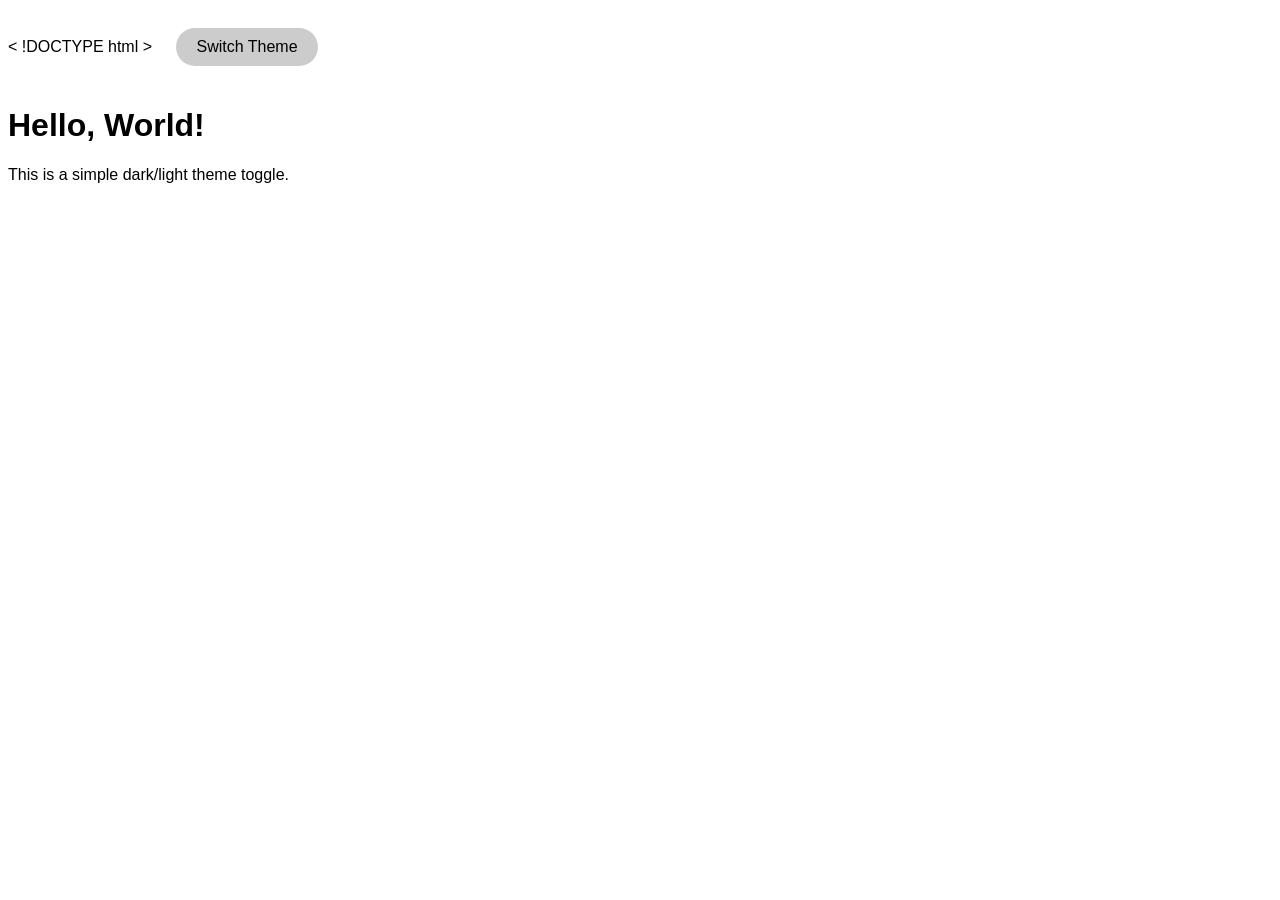
<file: index.html>
< !DOCTYPE html >
    <html lang="en">
        <head>
            <meta charset="UTF-8">
                <title>Dark/Light Theme Toggle</title>
                <style>
                    body {
                        font-family: Arial, sans-serif;
                    transition: background 0.3s, color 0.3s;
                    background: #ffffff;
                    color: #000000;
    }

                    body.dark {
                        background: #121212;
                    color: #ffffff;
    }

                    .toggle-btn {
                        margin: 20px;
                    padding: 10px 20px;
                    border: none;
                    border-radius: 20px;
                    cursor: pointer;
                    background: #ccc;
                    font-size: 16px;
    }

                    .dark .toggle-btn {
                        background: #444;
                    color: #fff;
    }
                </style>
        </head>
        <body>
            <button class="toggle-btn" id="themeToggle">Switch Theme</button>
            <h1>Hello, World!</h1>
            <p>This is a simple dark/light theme toggle.</p>

            <script>
                const toggleBtn = document.getElementById("themeToggle");
                const body = document.body;

    toggleBtn.addEventListener("click", () => {
                    body.classList.toggle("dark");
                toggleBtn.textContent = body.classList.contains("dark")
                ? "Switch to Light Theme"
                : "Switch to Dark Theme";
    });
            </script>
        </body>
    </html>
</file>
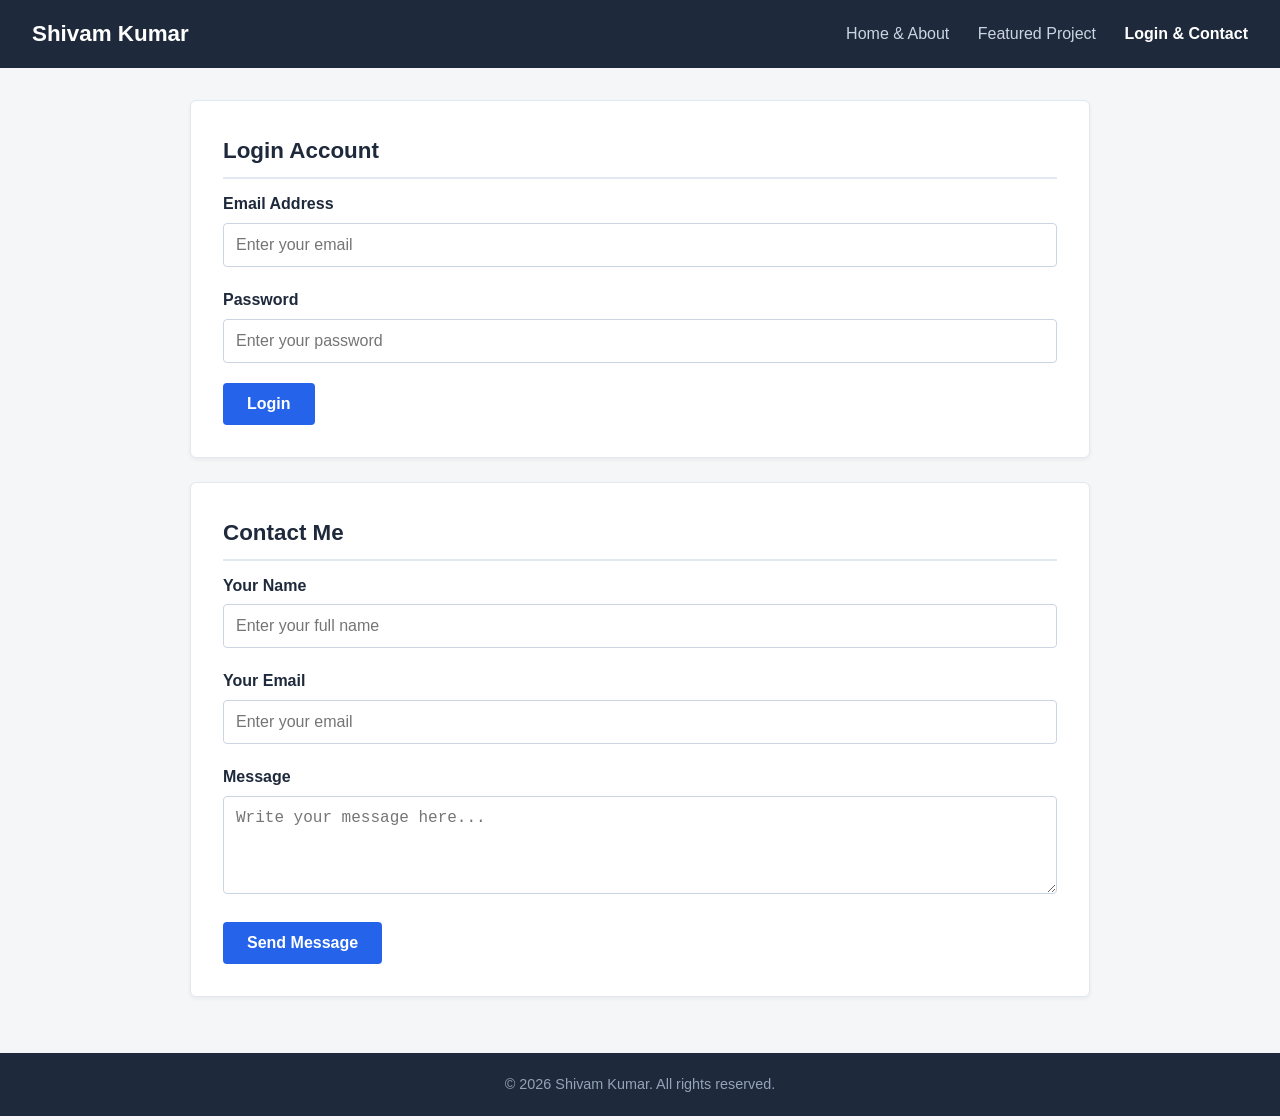
<file: login.html>
<!DOCTYPE html>
<html lang="en">
<head>
  <meta charset="UTF-8" />
  <meta name="viewport" content="width=device-width, initial-scale=1.0" />
  <title>Login & Contact - Shivam Kumar</title>
  <link rel="stylesheet" href="style.css" />
</head>
<body>

  <!-- Navigation Header -->
  <header>
    <a href="index.html" class="logo">Shivam Kumar</a>
    <nav>
      <a href="index.html">Home & About</a>
      <a href="projects.html">Featured Project</a>
      <a href="login.html" class="active">Login & Contact</a>
    </nav>
  </header>

  <!-- Main Content Area -->
  <main class="container">
    
    <!-- Login Card -->
    <div class="card">
      <h2>Login Account</h2>
      <form action="#" method="post">
        <div class="form-group">
          <label for="login-email">Email Address</label>
          <input type="email" id="login-email" name="email" placeholder="Enter your email" required />
        </div>

        <div class="form-group">
          <label for="login-password">Password</label>
          <input type="password" id="login-password" name="password" placeholder="Enter your password" required />
        </div>

        <button type="submit">Login</button>
      </form>
    </div>

    <!-- Contact Form Card -->
    <div class="card">
      <h2>Contact Me</h2>
      <form action="#" method="post">
        <div class="form-group">
          <label for="contact-name">Your Name</label>
          <input type="text" id="contact-name" name="name" placeholder="Enter your full name" required />
        </div>

        <div class="form-group">
          <label for="contact-email">Your Email</label>
          <input type="email" id="contact-email" name="email" placeholder="Enter your email" required />
        </div>

        <div class="form-group">
          <label for="contact-message">Message</label>
          <textarea id="contact-message" name="message" rows="4" placeholder="Write your message here..." required></textarea>
        </div>

        <button type="submit">Send Message</button>
      </form>
    </div>

  </main>

  <!-- Footer -->
  <footer>
    &copy; 2026 Shivam Kumar. All rights reserved.
  </footer>

</body>
</html>
</file>
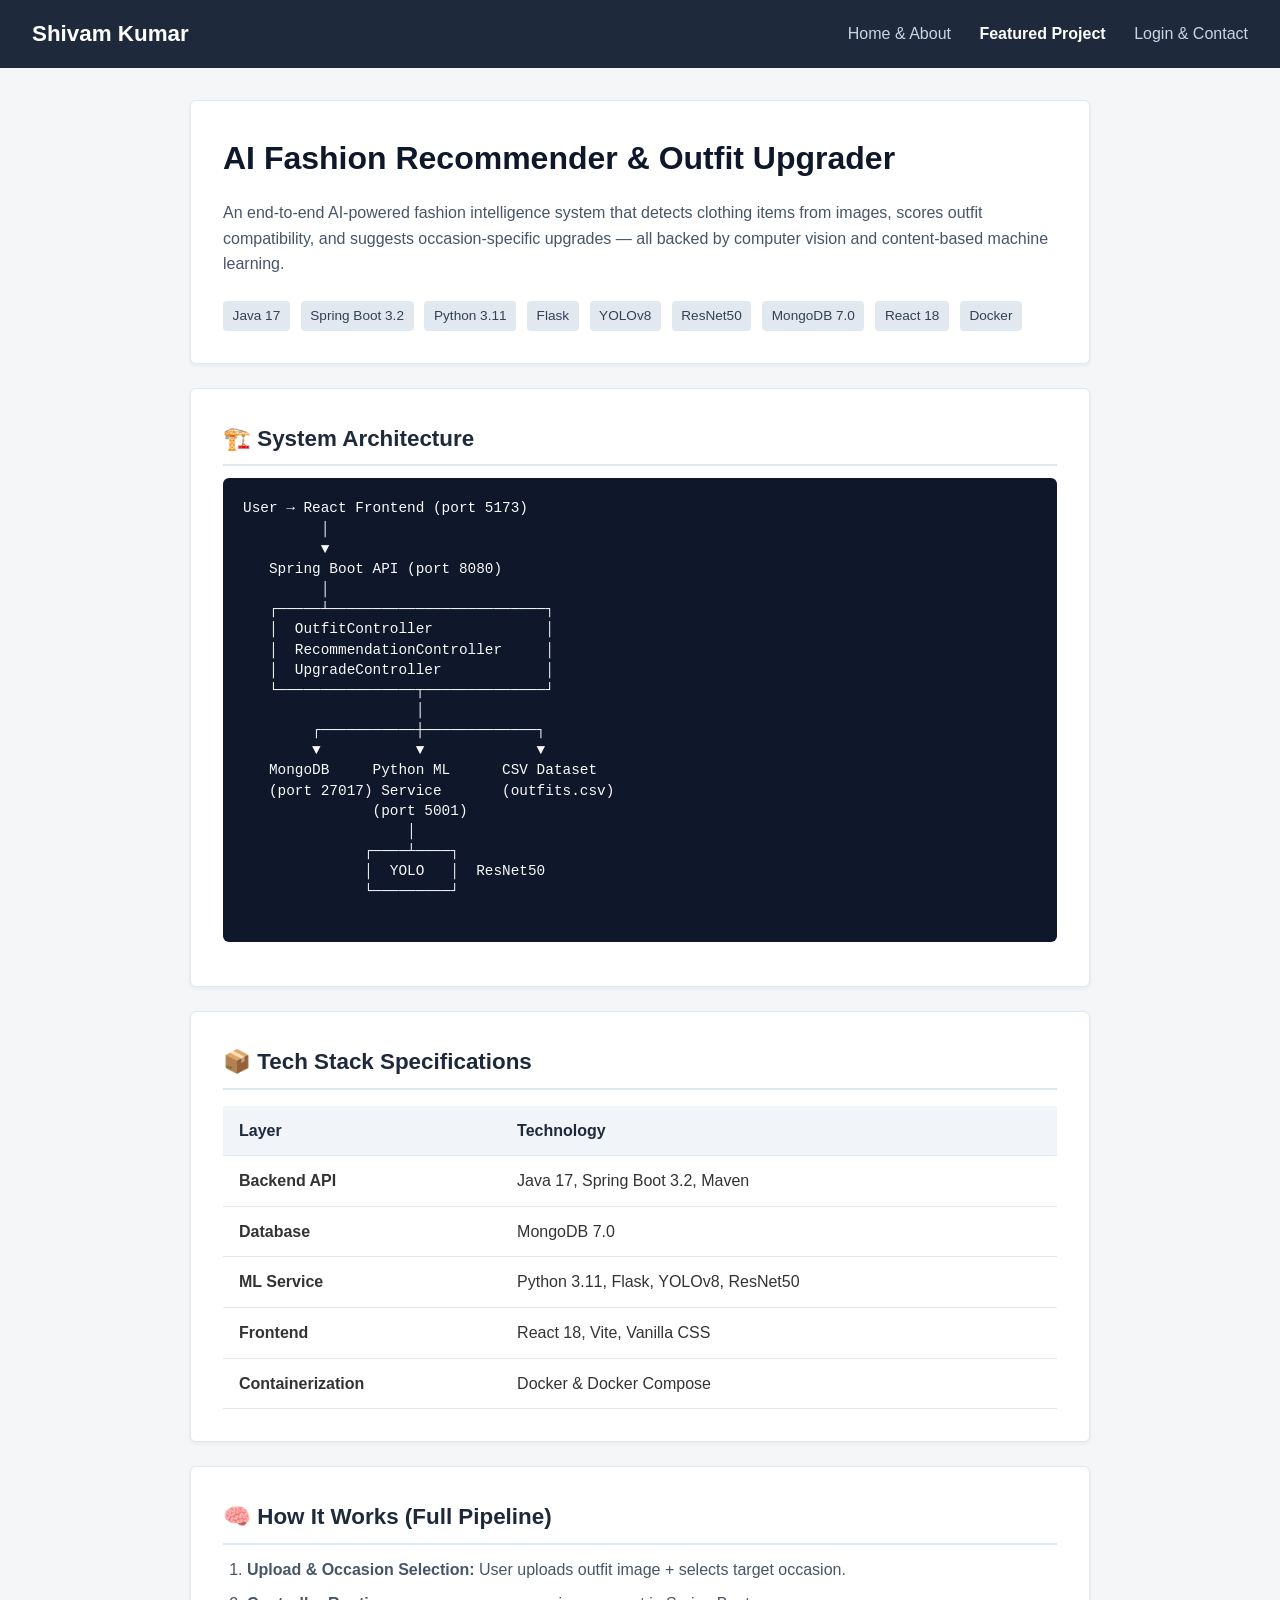
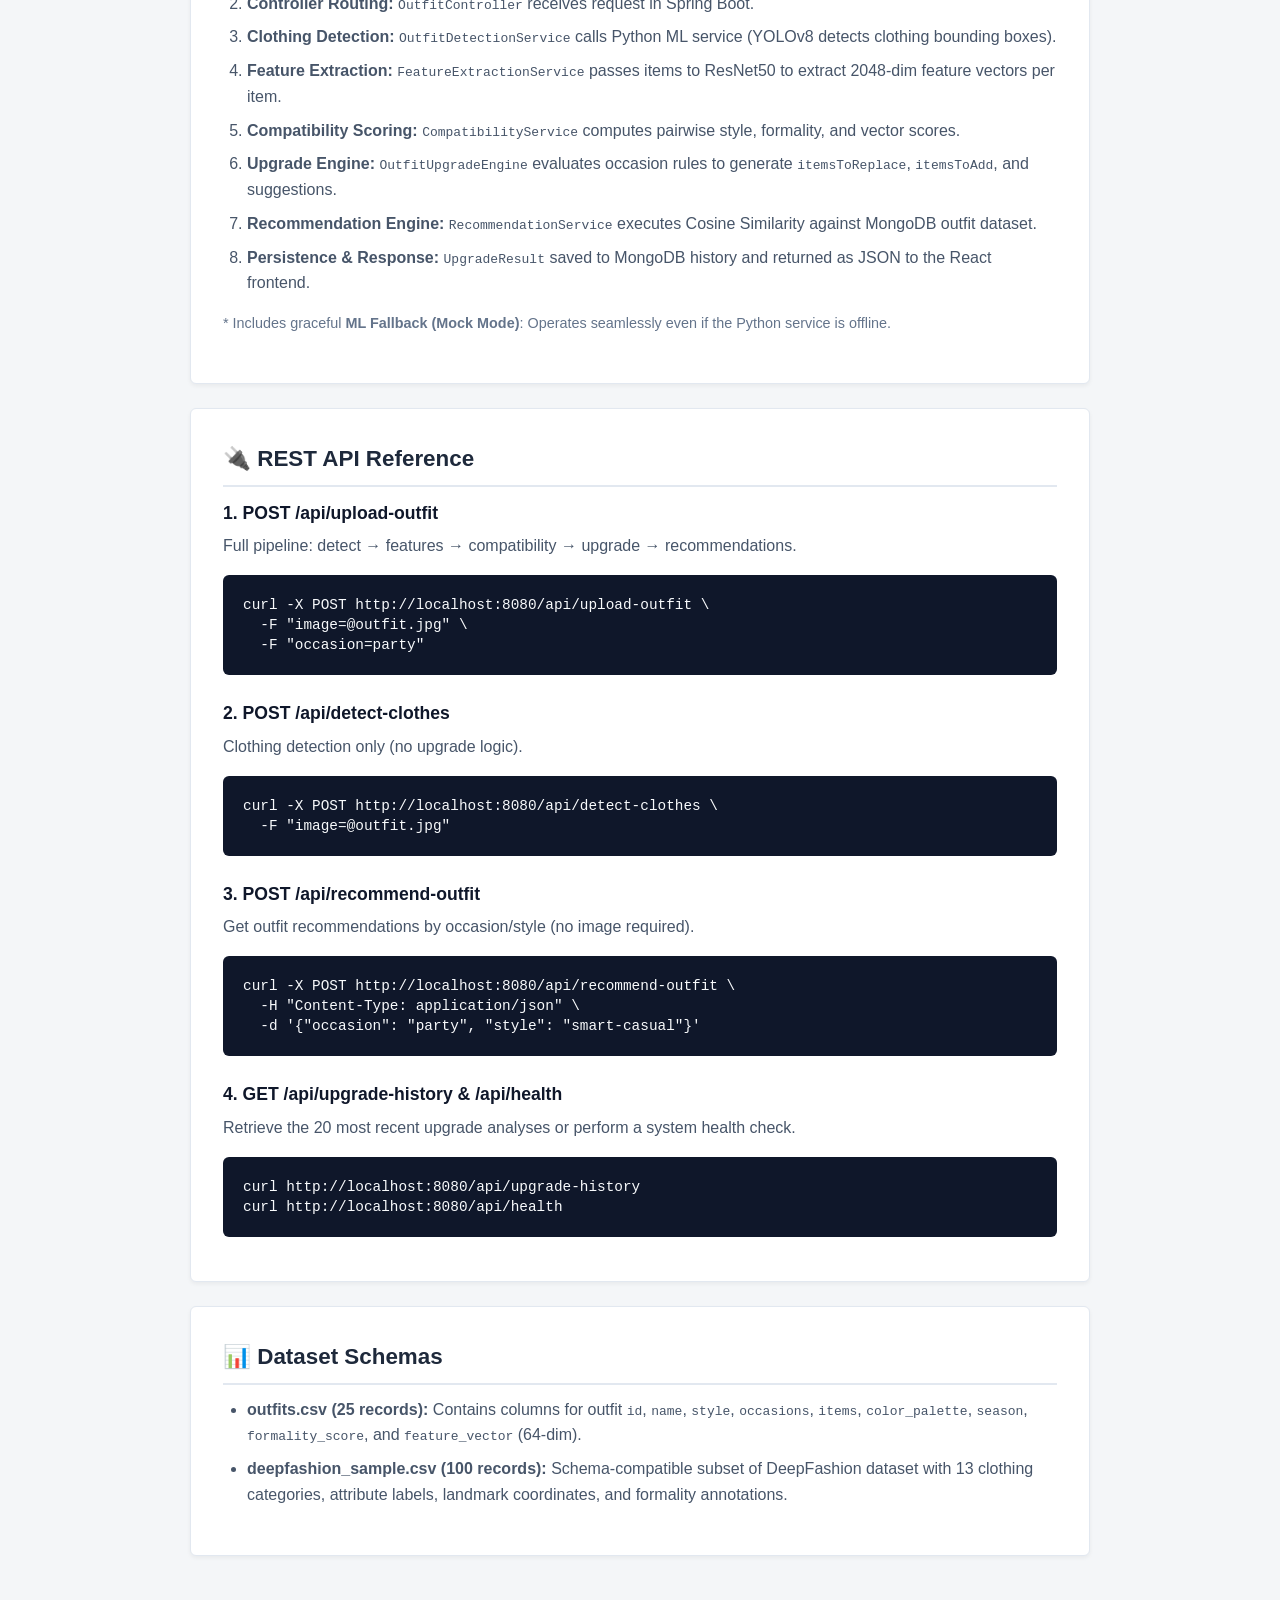
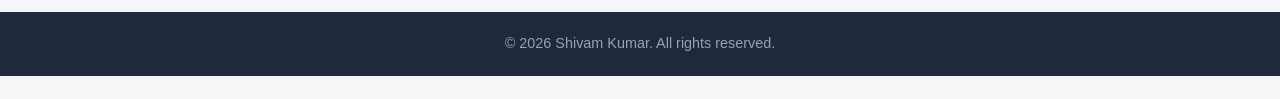
<file: projects.html>
<!DOCTYPE html>
<html lang="en">
<head>
  <meta charset="UTF-8" />
  <meta name="viewport" content="width=device-width, initial-scale=1.0" />
  <title>Featured Project - Shivam Kumar</title>
  <link rel="stylesheet" href="style.css" />
</head>
<body>

  <!-- Navigation Header -->
  <header>
    <a href="index.html" class="logo">Shivam Kumar</a>
    <nav>
      <a href="index.html">Home & About</a>
      <a href="projects.html" class="active">Featured Project</a>
      <a href="login.html">Login & Contact</a>
    </nav>
  </header>

  <!-- Main Content Area -->
  <main class="container">
    
    <!-- Title Card -->
    <div class="card">
      <h1>AI Fashion Recommender & Outfit Upgrader</h1>
      <p>
        An end-to-end AI-powered fashion intelligence system that detects clothing items from images, scores outfit compatibility, and suggests occasion-specific upgrades — all backed by computer vision and content-based machine learning.
      </p>
      <div>
        <span class="tech-tag">Java 17</span>
        <span class="tech-tag">Spring Boot 3.2</span>
        <span class="tech-tag">Python 3.11</span>
        <span class="tech-tag">Flask</span>
        <span class="tech-tag">YOLOv8</span>
        <span class="tech-tag">ResNet50</span>
        <span class="tech-tag">MongoDB 7.0</span>
        <span class="tech-tag">React 18</span>
        <span class="tech-tag">Docker</span>
      </div>
    </div>

    <!-- Architecture Card -->
    <div class="card">
      <h2>🏗️ System Architecture</h2>
      <pre class="code-block">
User → React Frontend (port 5173)
         │
         ▼
   Spring Boot API (port 8080)
         │
   ┌─────┴─────────────────────────┐
   │  OutfitController             │
   │  RecommendationController     │
   │  UpgradeController            │
   └────────────────┬──────────────┘
                    │
        ┌───────────┼─────────────┐
        ▼           ▼             ▼
   MongoDB     Python ML      CSV Dataset
   (port 27017) Service       (outfits.csv)
               (port 5001)
                   │
              ┌────┴────┐
              │  YOLO   │  ResNet50
              └─────────┘
      </pre>
    </div>

    <!-- Tech Stack Card -->
    <div class="card">
      <h2>📦 Tech Stack Specifications</h2>
      <table class="data-table">
        <thead>
          <tr>
            <th>Layer</th>
            <th>Technology</th>
          </tr>
        </thead>
        <tbody>
          <tr>
            <td><strong>Backend API</strong></td>
            <td>Java 17, Spring Boot 3.2, Maven</td>
          </tr>
          <tr>
            <td><strong>Database</strong></td>
            <td>MongoDB 7.0</td>
          </tr>
          <tr>
            <td><strong>ML Service</strong></td>
            <td>Python 3.11, Flask, YOLOv8, ResNet50</td>
          </tr>
          <tr>
            <td><strong>Frontend</strong></td>
            <td>React 18, Vite, Vanilla CSS</td>
          </tr>
          <tr>
            <td><strong>Containerization</strong></td>
            <td>Docker & Docker Compose</td>
          </tr>
        </tbody>
      </table>
    </div>

    <!-- How It Works Pipeline Card -->
    <div class="card">
      <h2>🧠 How It Works (Full Pipeline)</h2>
      <ol>
        <li><strong>Upload & Occasion Selection:</strong> User uploads outfit image + selects target occasion.</li>
        <li><strong>Controller Routing:</strong> <code>OutfitController</code> receives request in Spring Boot.</li>
        <li><strong>Clothing Detection:</strong> <code>OutfitDetectionService</code> calls Python ML service (YOLOv8 detects clothing bounding boxes).</li>
        <li><strong>Feature Extraction:</strong> <code>FeatureExtractionService</code> passes items to ResNet50 to extract 2048-dim feature vectors per item.</li>
        <li><strong>Compatibility Scoring:</strong> <code>CompatibilityService</code> computes pairwise style, formality, and vector scores.</li>
        <li><strong>Upgrade Engine:</strong> <code>OutfitUpgradeEngine</code> evaluates occasion rules to generate <code>itemsToReplace</code>, <code>itemsToAdd</code>, and suggestions.</li>
        <li><strong>Recommendation Engine:</strong> <code>RecommendationService</code> executes Cosine Similarity against MongoDB outfit dataset.</li>
        <li><strong>Persistence & Response:</strong> <code>UpgradeResult</code> saved to MongoDB history and returned as JSON to the React frontend.</li>
      </ol>
      <p style="margin-top: 1rem; font-size: 0.9rem; color: #64748b;">
        * Includes graceful <strong>ML Fallback (Mock Mode)</strong>: Operates seamlessly even if the Python service is offline.
      </p>
    </div>

    <!-- API Reference Card -->
    <div class="card">
      <h2>🔌 REST API Reference</h2>
      
      <div style="margin-bottom: 1.5rem;">
        <h3>1. POST /api/upload-outfit</h3>
        <p>Full pipeline: detect → features → compatibility → upgrade → recommendations.</p>
        <pre class="code-block">curl -X POST http://localhost:8080/api/upload-outfit \
  -F "image=@outfit.jpg" \
  -F "occasion=party"</pre>
      </div>

      <div style="margin-bottom: 1.5rem;">
        <h3>2. POST /api/detect-clothes</h3>
        <p>Clothing detection only (no upgrade logic).</p>
        <pre class="code-block">curl -X POST http://localhost:8080/api/detect-clothes \
  -F "image=@outfit.jpg"</pre>
      </div>

      <div style="margin-bottom: 1.5rem;">
        <h3>3. POST /api/recommend-outfit</h3>
        <p>Get outfit recommendations by occasion/style (no image required).</p>
        <pre class="code-block">curl -X POST http://localhost:8080/api/recommend-outfit \
  -H "Content-Type: application/json" \
  -d '{"occasion": "party", "style": "smart-casual"}'</pre>
      </div>

      <div>
        <h3>4. GET /api/upgrade-history & /api/health</h3>
        <p>Retrieve the 20 most recent upgrade analyses or perform a system health check.</p>
        <pre class="code-block">curl http://localhost:8080/api/upgrade-history
curl http://localhost:8080/api/health</pre>
      </div>
    </div>

    <!-- Dataset Card -->
    <div class="card">
      <h2>📊 Dataset Schemas</h2>
      <ul>
        <li><strong>outfits.csv (25 records):</strong> Contains columns for outfit <code>id</code>, <code>name</code>, <code>style</code>, <code>occasions</code>, <code>items</code>, <code>color_palette</code>, <code>season</code>, <code>formality_score</code>, and <code>feature_vector</code> (64-dim).</li>
        <li><strong>deepfashion_sample.csv (100 records):</strong> Schema-compatible subset of DeepFashion dataset with 13 clothing categories, attribute labels, landmark coordinates, and formality annotations.</li>
      </ul>
    </div>

  </main>

  <!-- Footer -->
  <footer>
    &copy; 2026 Shivam Kumar. All rights reserved.
  </footer>

</body>
</html>
</file>
<file: style.css>
/* ==========================================================================
   Shivam Kumar - Simple & Clean 3-Page Website Stylesheet
   ========================================================================== */

* {
  box-sizing: border-box;
  margin: 0;
  padding: 0;
}

body {
  font-family: Arial, Helvetica, sans-serif;
  line-height: 1.6;
  background-color: #f4f6f8;
  color: #333333;
  min-height: 100vh;
  display: flex;
  flex-direction: column;
}

/* Header & Navigation */
header {
  background-color: #1e293b;
  color: #ffffff;
  padding: 1rem 2rem;
  display: flex;
  justify-content: space-between;
  align-items: center;
}

header .logo {
  font-size: 1.4rem;
  font-weight: bold;
  color: #ffffff;
  text-decoration: none;
}

nav a {
  color: #cbd5e1;
  text-decoration: none;
  margin-left: 1.5rem;
  font-size: 1rem;
  transition: color 0.2s ease;
}

nav a:hover,
nav a.active {
  color: #ffffff;
  font-weight: bold;
}

/* Container & Layout */
.container {
  max-width: 900px;
  width: 90%;
  margin: 2rem auto;
  flex: 1;
}

.card {
  background-color: #ffffff;
  border: 1px solid #e2e8f0;
  border-radius: 6px;
  padding: 2rem;
  margin-bottom: 1.5rem;
  box-shadow: 0 2px 4px rgba(0, 0, 0, 0.05);
}

h1 {
  font-size: 2rem;
  color: #0f172a;
  margin-bottom: 1rem;
}

h2 {
  font-size: 1.4rem;
  color: #1e293b;
  margin-bottom: 0.75rem;
  border-bottom: 2px solid #e2e8f0;
  padding-bottom: 0.5rem;
}

h3 {
  font-size: 1.1rem;
  color: #0f172a;
  margin-bottom: 0.4rem;
}

p {
  margin-bottom: 1rem;
  color: #475569;
}

/* Lists */
ul, ol {
  margin-left: 1.5rem;
  margin-bottom: 1rem;
  color: #475569;
}

li {
  margin-bottom: 0.5rem;
}

/* Code Blocks & Tables */
.code-block {
  background-color: #0f172a;
  color: #f8fafc;
  padding: 1.25rem;
  border-radius: 6px;
  font-family: 'Courier New', Courier, monospace;
  font-size: 0.9rem;
  overflow-x: auto;
  margin: 0.75rem 0;
  line-height: 1.4;
}

.data-table {
  width: 100%;
  border-collapse: collapse;
  margin-top: 1rem;
  text-align: left;
}

.data-table th,
.data-table td {
  padding: 0.75rem 1rem;
  border-bottom: 1px solid #e2e8f0;
}

.data-table th {
  background-color: #f1f5f9;
  color: #1e293b;
  font-weight: bold;
}

.tech-tag {
  display: inline-block;
  background: #e2e8f0;
  color: #334155;
  padding: 0.25rem 0.6rem;
  border-radius: 4px;
  font-size: 0.85rem;
  margin-right: 0.4rem;
  margin-top: 0.5rem;
  font-weight: 500;
}

/* Forms & Inputs */
.form-group {
  margin-bottom: 1.25rem;
}

label {
  display: block;
  font-weight: bold;
  margin-bottom: 0.4rem;
  color: #1e293b;
}

input[type="text"],
input[type="email"],
input[type="password"],
textarea {
  width: 100%;
  padding: 0.75rem;
  border: 1px solid #cbd5e1;
  border-radius: 4px;
  font-size: 1rem;
  background-color: #ffffff;
}

input:focus,
textarea:focus {
  outline: none;
  border-color: #2563eb;
}

button {
  background-color: #2563eb;
  color: #ffffff;
  padding: 0.75rem 1.5rem;
  border: none;
  border-radius: 4px;
  font-size: 1rem;
  cursor: pointer;
  font-weight: bold;
}

button:hover {
  background-color: #1d4ed8;
}

/* Footer */
footer {
  background-color: #1e293b;
  color: #94a3b8;
  text-align: center;
  padding: 1.25rem;
  font-size: 0.9rem;
  margin-top: auto;
}
</file>
